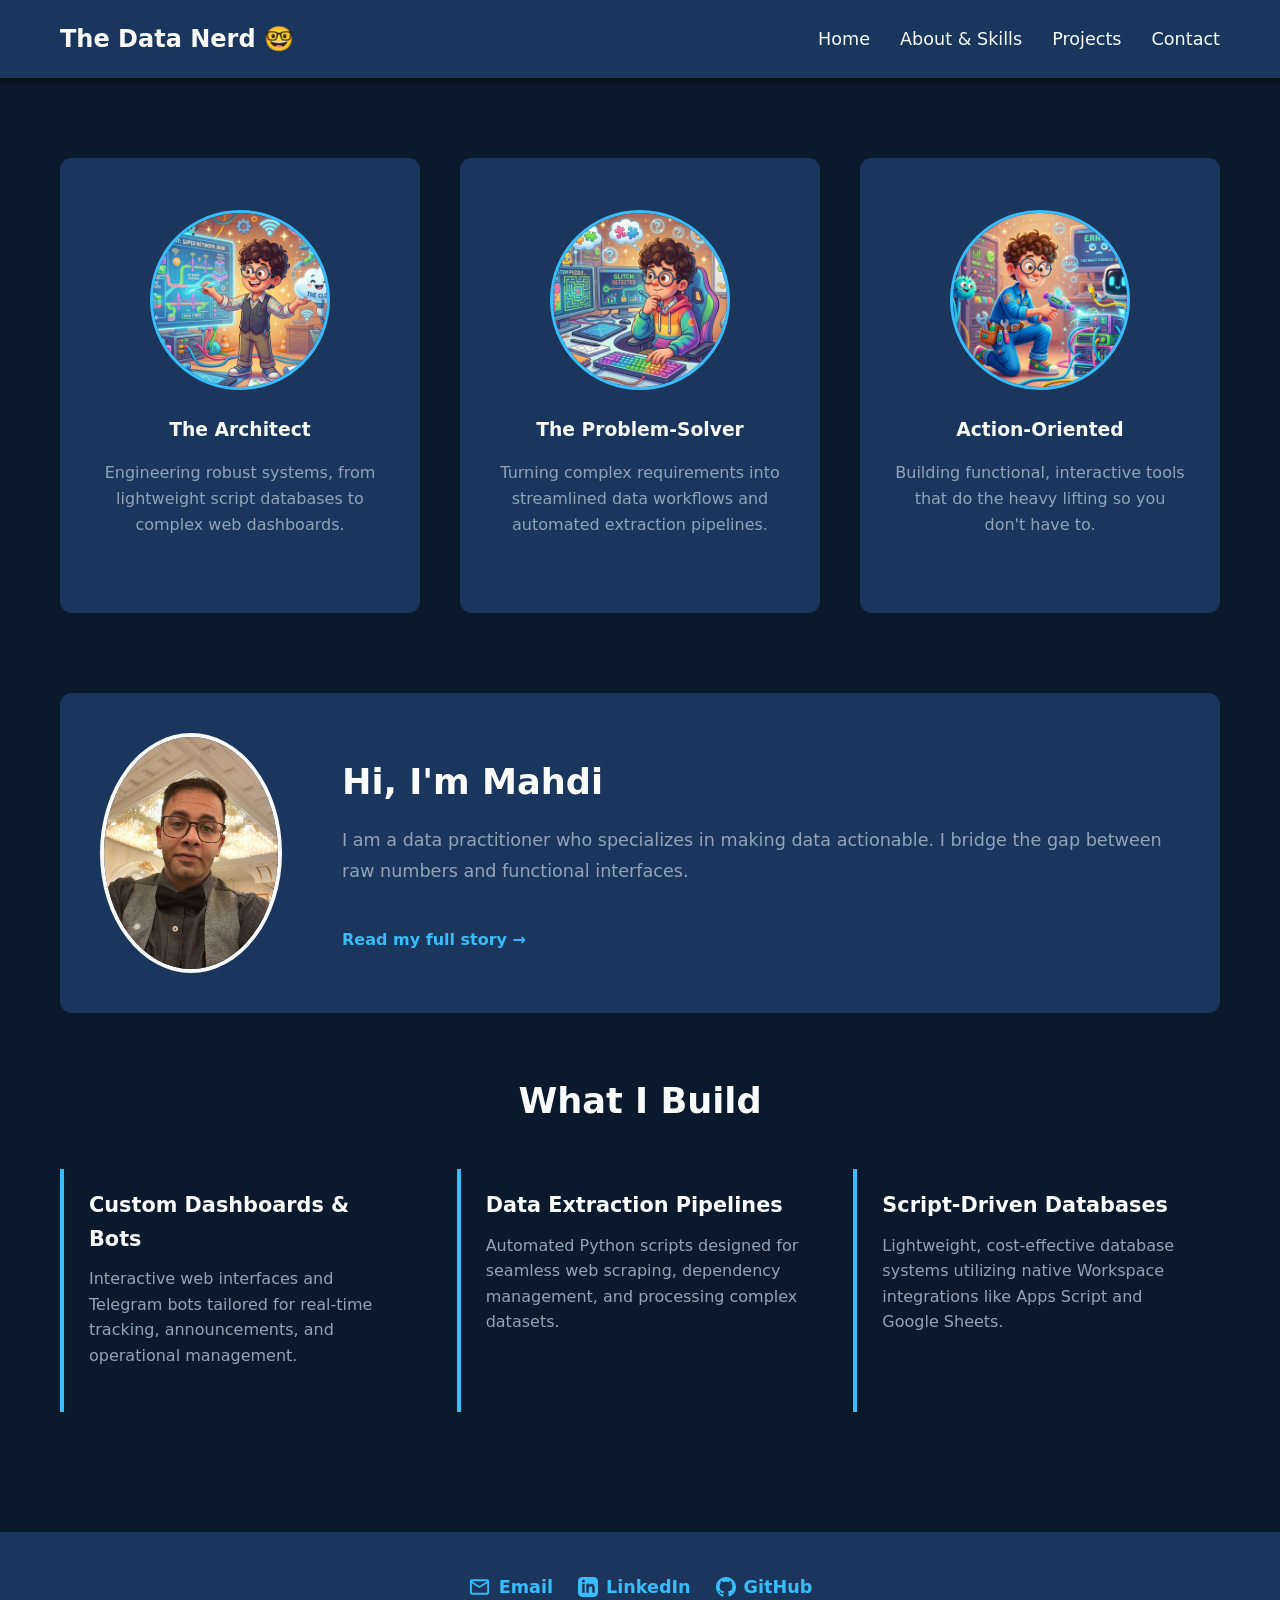
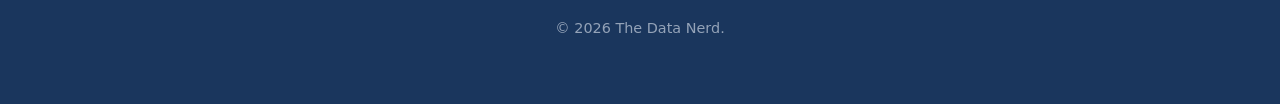
<file: index.html>
<!DOCTYPE html>
<html lang="en">
<head>
    <meta charset="UTF-8">
    <meta name="viewport" content="width=device-width, initial-scale=1.0">
    <title>My Portfolio | Home</title>
    <link rel="stylesheet" href="styles.css">
</head>
<body>

    <header>
        <nav>
            <div class="logo">The Data Nerd 🤓</div>
                <button class="hamburger-btn" aria-label="Toggle menu">
                    <svg xmlns="http://www.w3.org/2000/svg" width="28" height="28" viewBox="0 0 24 24" fill="none" stroke="currentColor" stroke-width="2" stroke-linecap="round" stroke-linejoin="round">
                        <line x1="3" y1="12" x2="21" y2="12"></line>
                        <line x1="3" y1="6" x2="21" y2="6"></line>
                        <line x1="3" y1="18" x2="21" y2="18"></line>
                    </svg>
                </button>
            <ul>
                <li><a href="index.html">Home</a></li>
                <li><a href="about.html">About & Skills</a></li>
                <li><a href="projects.html">Projects</a></li>
                <li><a href="contact.html">Contact</a></li>
            </ul>
        </nav>
    </header>

    <main>
        <!-- The 3 Action Boxes -->
        <section id="hero-boxes">
            <a href="projects.html#architect" class="action-box">
                <img src="media/placeholder-architect.jpg" alt="System Architect Icon" class="box-icon">
                <h3>The Architect</h3>
                <p>Engineering robust systems, from lightweight script databases to complex web dashboards.</p>
            </a>

            <a href="projects.html#problem-solver" class="action-box">
                <img src="media/placeholder-solver.jpg" alt="Problem Solver Icon" class="box-icon">
                <h3>The Problem-Solver</h3>
                <p>Turning complex requirements into streamlined data workflows and automated extraction pipelines.</p>
            </a>

            <a href="projects.html#action" class="action-box">
                <img src="media/placeholder-action.jpg" alt="Action Oriented Icon" class="box-icon">
                <h3>Action-Oriented</h3>
                <p>Building functional, interactive tools that do the heavy lifting so you don't have to.</p>
            </a>
        </section>
        <!-- Mini About Section -->
        <section id="mini-about">
            <div class="mini-about-content">
                <img src="media/my-photo-placeholder.jpg" alt="My Photo" class="profile-pic">
                <div class="mini-about-text">
                    <h2>Hi, I'm Mahdi</h2>
                    <p>I am a data practitioner who specializes in making data actionable. I bridge the gap between raw numbers and functional interfaces.</p>
                    <a href="about.html" class="read-more-btn">Read my full story &rarr;</a>
                </div>
            </div>
        </section>
        <!-- What I Build Section -->
        <section id="offerings">
            <h2>What I Build</h2>
            <div class="offerings-grid">
                <div class="offering-card">
                    <h4>Custom Dashboards & Bots</h4>
                    <p>Interactive web interfaces and Telegram bots tailored for real-time tracking, announcements, and operational management.</p>
                </div>
                <div class="offering-card">
                    <h4>Data Extraction Pipelines</h4>
                    <p>Automated Python scripts designed for seamless web scraping, dependency management, and processing complex datasets.</p>
                </div>
                <div class="offering-card">
                    <h4>Script-Driven Databases</h4>
                    <p>Lightweight, cost-effective database systems utilizing native Workspace integrations like Apps Script and Google Sheets.</p>
                </div>
            </div>
        </section>
    </main>
    <footer>
        <div class="footer-links">
            <a href="mailto:mahdimostafaei33@gmail.com" target="_blank" class="social-link">
                <svg xmlns="http://www.w3.org/2000/svg" width="23" height="30" viewBox="0 0 24 24" fill="currentColor">
                    <path d="M22 6c0-1.1-.9-2-2-2H4c-1.1 0-2 .9-2 2v12c0 1.1.9 2 2 2h16c1.1 0 2-.9 2-2V6zm-2 0l-8 4.99-8-4.99h16zm0 12H4V8l8 5 8-5v10z"/>
                </svg>
                Email
            </a>
            <a href="https://www.linkedin.com/in/mahdi-mostafaei/" target="_blank" class="social-link">
                <svg xmlns="http://www.w3.org/2000/svg" width="20" height="20" viewBox="0 0 24 24" fill="currentColor">
                    <path d="M19 0h-14c-2.761 0-5 2.239-5 5v14c0 2.761 2.239 5 5 5h14c2.762 0 5-2.239 5-5v-14c0-2.761-2.238-5-5-5zm-11 19h-3v-11h3v11zm-1.5-12.268c-.966 0-1.75-.79-1.75-1.764s.784-1.764 1.75-1.764 1.75.79 1.75 1.764-.783 1.764-1.75 1.764zm13.5 12.268h-3v-5.604c0-3.368-4-3.113-4 0v5.604h-3v-11h3v1.765c1.396-2.586 7-2.777 7 2.476v6.759z"/>
                </svg>
                LinkedIn
            </a>
            <a href="https://github.com/mahdimostafaei" target="_blank" class="social-link">
                <svg xmlns="http://www.w3.org/2000/svg" width="20" height="20" viewBox="0 0 24 24" fill="currentColor">
                    <path d="M12 0c-6.626 0-12 5.373-12 12 0 5.302 3.438 9.8 8.207 11.387.599.111.793-.261.793-.577v-2.234c-3.338.726-4.033-1.416-4.033-1.416-.546-1.387-1.333-1.756-1.333-1.756-1.089-.745.083-.729.083-.729 1.205.084 1.839 1.237 1.839 1.237 1.07 1.834 2.807 1.304 3.492.997.107-.775.418-1.305.762-1.604-2.665-.305-5.467-1.334-5.467-5.931 0-1.311.469-2.381 1.236-3.221-.124-.303-.535-1.524.117-3.176 0 0 1.008-.322 3.301 1.23.957-.266 1.983-.399 3.003-.404 1.02.005 2.047.138 3.006.404 2.291-1.552 3.297-1.23 3.297-1.23.653 1.653.242 2.874.118 3.176.77.84 1.235 1.911 1.235 3.221 0 4.609-2.807 5.624-5.479 5.921.43.372.823 1.102.823 2.222v3.293c0 .319.192.694.801.576 4.765-1.589 8.199-6.086 8.199-11.386 0-6.627-5.373-12-12-12z"/>
                </svg>
                GitHub
            </a>
        </div>
        <p>&copy; 2026 The Data Nerd.</p>
    </footer>
    <script>
        document.querySelector('.hamburger-btn').addEventListener('click', function() {
            document.querySelector('nav ul').classList.toggle('show');
        });
    </script>
</body>
</html>
</file>
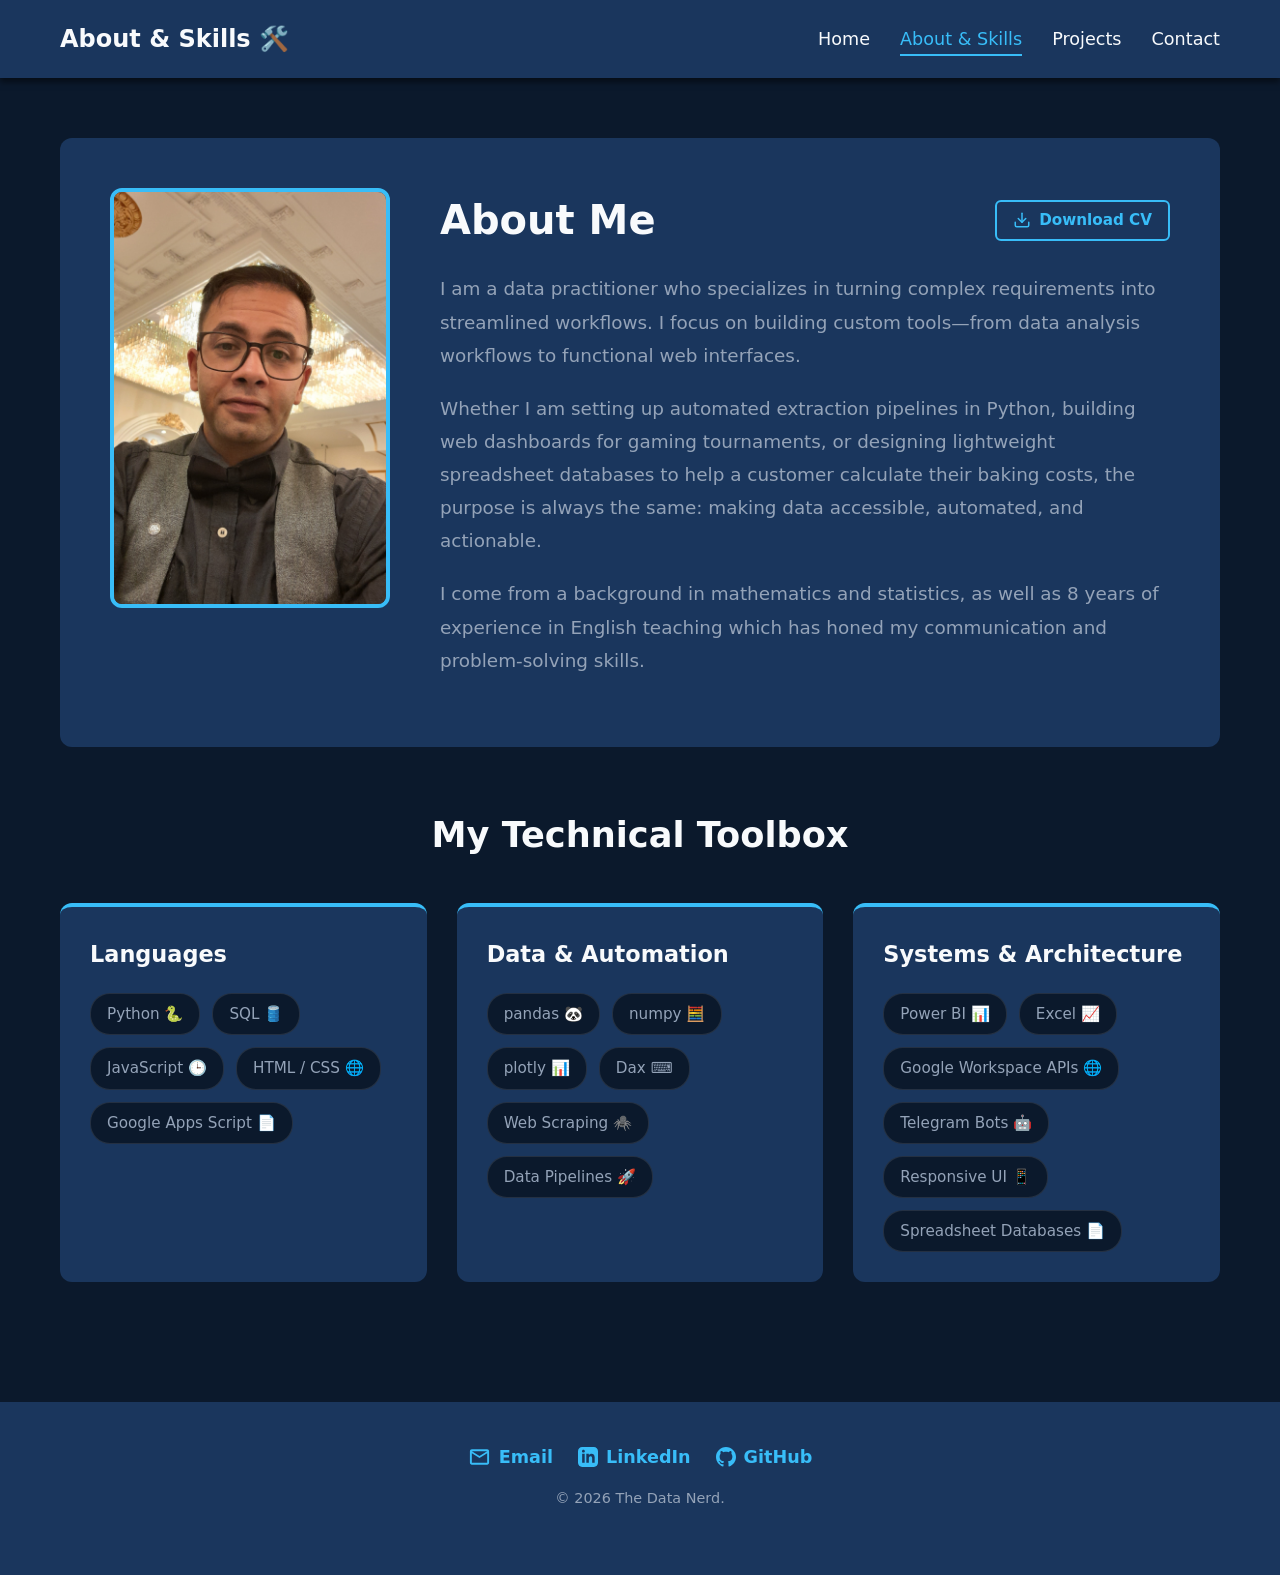
<file: about.html>
<!DOCTYPE html>
<html lang="en">
<head>
    <meta charset="UTF-8">
    <meta name="viewport" content="width=device-width, initial-scale=1.0">
    <title>My Portfolio | About</title>
    <link rel="stylesheet" href="styles.css">
</head>
<body>

    <header>
        <nav>
            <div class="logo">About & Skills 🛠️</div>
                <button class="hamburger-btn" aria-label="Toggle menu">
                    <svg xmlns="http://www.w3.org/2000/svg" width="28" height="28" viewBox="0 0 24 24" fill="none" stroke="currentColor" stroke-width="2" stroke-linecap="round" stroke-linejoin="round">
                        <line x1="3" y1="12" x2="21" y2="12"></line>
                        <line x1="3" y1="6" x2="21" y2="6"></line>
                        <line x1="3" y1="18" x2="21" y2="18"></line>
                    </svg>
                </button>
            <ul>
                <li><a href="index.html">Home</a></li>
                <li><a href="about.html" class="active">About & Skills</a></li> 
                <li><a href="projects.html">Projects</a></li>
                <li><a href="contact.html">Contact</a></li>
            </ul>
        </nav>
    </header>

    <main>
        <!-- Extended Bio Section -->
        <section id="about-hero">
            <div class="about-container">
                <!-- Ensure you have a photo in your media folder for this! -->
                <img src="media/my-photo-placeholder.jpg" alt="My Photo" class="about-profile-pic">
                <div class="about-text">
                    <div class="about-header-row">
                        <h1>About Me</h1>
                        <a href="resume.pdf" target="_blank" class="title-resume-btn">
                            <svg xmlns="http://www.w3.org/2000/svg" width="18" height="18" viewBox="0 0 24 24" fill="none" stroke="currentColor" stroke-width="2" stroke-linecap="round" stroke-linejoin="round">
                                <path d="M21 15v4a2 2 0 0 1-2 2H5a2 2 0 0 1-2-2v-4"></path>
                                <polyline points="7 10 12 15 17 10"></polyline>
                                <line x1="12" y1="15" x2="12" y2="3"></line>
                            </svg>
                            Download CV
                        </a>
                    </div>
                    <p>I am a data practitioner who specializes in turning complex requirements into streamlined workflows. I focus on building custom tools—from data analysis workflows to functional web interfaces.</p>
                    <p>Whether I am setting up automated extraction pipelines in Python, building web dashboards for gaming tournaments, or designing lightweight spreadsheet databases to help a customer calculate their baking costs, the purpose is always the same: making data accessible, automated, and actionable.</p>
                    <p>I come from a background in mathematics and statistics, as well as 8 years of experience in English teaching which has honed my communication and problem-solving skills.</p>
                </div>
            </div>
        </section>

        <!-- Visual Skills Grid -->
        <section id="skills">
            <h2>My Technical Toolbox</h2>
            <div class="skills-grid">
                
                <div class="skill-category">
                    <h3>Languages</h3>
                    <div class="skill-tags">
                        <span>Python 🐍</span>
                        <span>SQL 🛢️</span>
                        <span>JavaScript 🕒</span>
                        <span>HTML / CSS 🌐</span>
                        <span>Google Apps Script 📄</span>
                    </div>
                </div>

                <div class="skill-category">
                    <h3>Data & Automation</h3>
                    <div class="skill-tags">
                        <span>pandas 🐼</span>
                        <span>numpy 🧮</span>
                        <span>plotly 📊</span>
                        <span>Dax ⌨️</span>
                        <span>Web Scraping 🕷️</span>
                        <span>Data Pipelines 🚀</span>
                    </div>
                </div>

                <div class="skill-category">
                    <h3>Systems & Architecture</h3>
                    <div class="skill-tags">
                        <span>Power BI 📊</span>
                        <span>Excel 📈</span>
                        <span>Google Workspace APIs 🌐</span>
                        <span>Telegram Bots 🤖</span>
                        <span>Responsive UI 📱</span>
                        <span>Spreadsheet Databases 📄</span>
                    </div>
                </div>

            </div>
        </section>
    </main>

    <footer>
        <div class="footer-links">
            <a href="mailto:mahdimostafaei33@gmail.com" target="_blank" class="social-link">
                <svg xmlns="http://www.w3.org/2000/svg" width="23" height="30" viewBox="0 0 24 24" fill="currentColor">
                    <path d="M22 6c0-1.1-.9-2-2-2H4c-1.1 0-2 .9-2 2v12c0 1.1.9 2 2 2h16c1.1 0 2-.9 2-2V6zm-2 0l-8 4.99-8-4.99h16zm0 12H4V8l8 5 8-5v10z"/>
                </svg>
                Email
            </a>
            <a href="https://www.linkedin.com/in/mahdi-mostafaei/" target="_blank" class="social-link">
                <svg xmlns="http://www.w3.org/2000/svg" width="20" height="20" viewBox="0 0 24 24" fill="currentColor">
                    <path d="M19 0h-14c-2.761 0-5 2.239-5 5v14c0 2.761 2.239 5 5 5h14c2.762 0 5-2.239 5-5v-14c0-2.761-2.238-5-5-5zm-11 19h-3v-11h3v11zm-1.5-12.268c-.966 0-1.75-.79-1.75-1.764s.784-1.764 1.75-1.764 1.75.79 1.75 1.764-.783 1.764-1.75 1.764zm13.5 12.268h-3v-5.604c0-3.368-4-3.113-4 0v5.604h-3v-11h3v1.765c1.396-2.586 7-2.777 7 2.476v6.759z"/>
                </svg>
                LinkedIn
            </a>
            <a href="https://github.com/mahdimostafaei" target="_blank" class="social-link">
                <svg xmlns="http://www.w3.org/2000/svg" width="20" height="20" viewBox="0 0 24 24" fill="currentColor">
                    <path d="M12 0c-6.626 0-12 5.373-12 12 0 5.302 3.438 9.8 8.207 11.387.599.111.793-.261.793-.577v-2.234c-3.338.726-4.033-1.416-4.033-1.416-.546-1.387-1.333-1.756-1.333-1.756-1.089-.745.083-.729.083-.729 1.205.084 1.839 1.237 1.839 1.237 1.07 1.834 2.807 1.304 3.492.997.107-.775.418-1.305.762-1.604-2.665-.305-5.467-1.334-5.467-5.931 0-1.311.469-2.381 1.236-3.221-.124-.303-.535-1.524.117-3.176 0 0 1.008-.322 3.301 1.23.957-.266 1.983-.399 3.003-.404 1.02.005 2.047.138 3.006.404 2.291-1.552 3.297-1.23 3.297-1.23.653 1.653.242 2.874.118 3.176.77.84 1.235 1.911 1.235 3.221 0 4.609-2.807 5.624-5.479 5.921.43.372.823 1.102.823 2.222v3.293c0 .319.192.694.801.576 4.765-1.589 8.199-6.086 8.199-11.386 0-6.627-5.373-12-12-12z"/>
                </svg>
                GitHub
            </a>
        </div>
        <p>&copy; 2026 The Data Nerd.</p>
    </footer>
    <script>
        document.querySelector('.hamburger-btn').addEventListener('click', function() {
            document.querySelector('nav ul').classList.toggle('show');
        });
    </script>
</body>
</html>
</file>
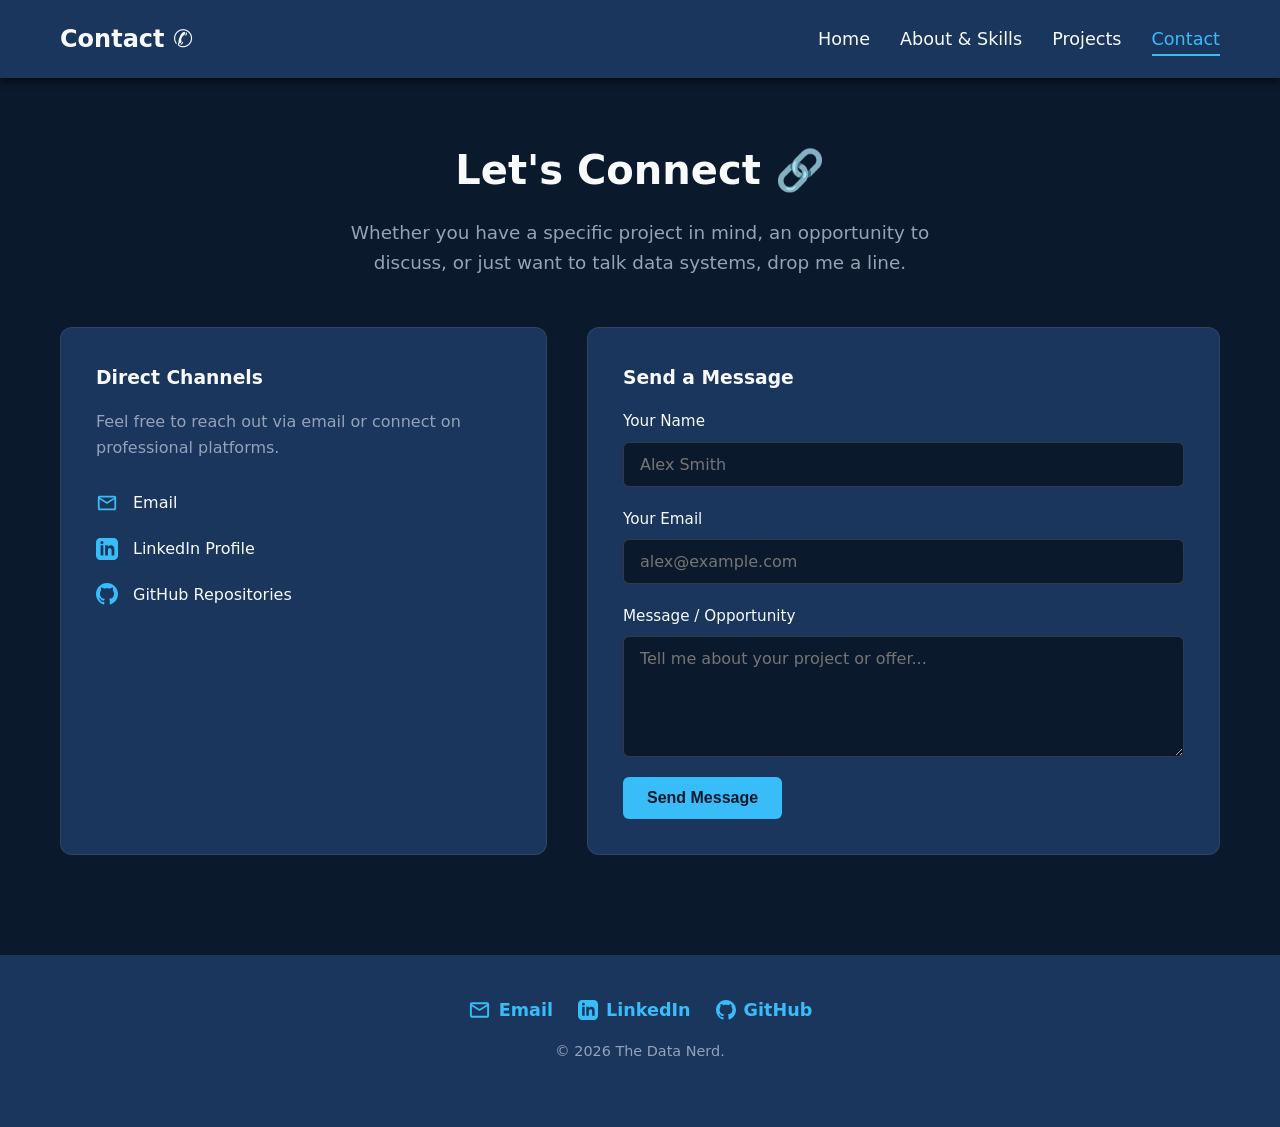
<file: contact.html>
<!DOCTYPE html>
<html lang="en">
<head>
    <meta charset="UTF-8">
    <meta name="viewport" content="width=device-width, initial-scale=1.0">
    <title>My Portfolio | Contact</title>
    <link rel="stylesheet" href="styles.css">
</head>
<body>

    <header>
        <nav>
            <div class="logo">Contact ✆</div>
                <button class="hamburger-btn" aria-label="Toggle menu">
                    <svg xmlns="http://www.w3.org/2000/svg" width="28" height="28" viewBox="0 0 24 24" fill="none" stroke="currentColor" stroke-width="2" stroke-linecap="round" stroke-linejoin="round">
                        <line x1="3" y1="12" x2="21" y2="12"></line>
                        <line x1="3" y1="6" x2="21" y2="6"></line>
                        <line x1="3" y1="18" x2="21" y2="18"></line>
                    </svg>
                </button>
            <ul>
                <li><a href="index.html">Home</a></li>
                <li><a href="about.html">About & Skills</a></li>
                <li><a href="projects.html">Projects</a></li>
                <li><a href="contact.html" class="active">Contact</a></li>
            </ul>
        </nav>
    </header>

    <main>
        <section id="contact-header">
            <h1>Let's Connect 🔗</h1>
            <p>Whether you have a specific project in mind, an opportunity to discuss, or just want to talk data systems, drop me a line.</p>
        </section>

        <div class="contact-container">
            <!-- Left Column: Direct Info -->
            <div class="contact-info">
                <h3>Direct Channels</h3>
                <p>Feel free to reach out via email or connect on professional platforms.</p>
                
                <div class="contact-methods">
                    <a href="mailto:mahdimostafaei33@gmail.com" class="contact-item">
                        <svg xmlns="http://www.w3.org/2000/svg" width="22" height="22" viewBox="0 0 24 24" fill="currentColor">
                            <path d="M22 6c0-1.1-.9-2-2-2H4c-1.1 0-2 .9-2 2v12c0 1.1.9 2 2 2h16c1.1 0 2-.9 2-2V6zm-2 0l-8 4.99-8-4.99h16zm0 12H4V8l8 5 8-5v10z"/>
                        </svg>
                        <span>Email</span>
                    </a>

                    <a href="https://www.linkedin.com/in/mahdi-mostafaei/" target="_blank" class="contact-item">
                        <svg xmlns="http://www.w3.org/2000/svg" width="22" height="22" viewBox="0 0 24 24" fill="currentColor">
                            <path d="M19 0h-14c-2.761 0-5 2.239-5 5v14c0 2.761 2.239 5 5 5h14c2.762 0 5-2.239 5-5v-14c0-2.761-2.238-5-5-5zm-11 19h-3v-11h3v11zm-1.5-12.268c-.966 0-1.75-.79-1.75-1.764s.784-1.764 1.75-1.764 1.75.79 1.75 1.764-.783 1.764-1.75 1.764zm13.5 12.268h-3v-5.604c0-3.368-4-3.113-4 0v5.604h-3v-11h3v1.765c1.396-2.586 7-2.777 7 2.476v6.759z"/>
                        </svg>
                        <span>LinkedIn Profile</span>
                    </a>

                    <a href="https://github.com/mahdimostafaei" target="_blank" class="contact-item">
                        <svg xmlns="http://www.w3.org/2000/svg" width="22" height="22" viewBox="0 0 24 24" fill="currentColor">
                            <path d="M12 0c-6.626 0-12 5.373-12 12 0 5.302 3.438 9.8 8.207 11.387.599.111.793-.261.793-.577v-2.234c-3.338.726-4.033-1.416-4.033-1.416-.546-1.387-1.333-1.756-1.333-1.756-1.089-.745.083-.729.083-.729 1.205.084 1.839 1.237 1.839 1.237 1.07 1.834 2.807 1.304 3.492.997.107-.775.418-1.305.762-1.604-2.665-.305-5.467-1.334-5.467-5.931 0-1.311.469-2.381 1.236-3.221-.124-.303-.535-1.524.117-3.176 0 0 1.008-.322 3.301 1.23.957-.266 1.983-.399 3.003-.404 1.02.005 2.047.138 3.006.404 2.291-1.552 3.297-1.23 3.297-1.23.653 1.653.242 2.874.118 3.176.77.84 1.235 1.911 1.235 3.221 0 4.609-2.807 5.624-5.479 5.921.43.372.823 1.102.823 2.222v3.293c0 .319.192.694.801.576 4.765-1.589 8.199-6.086 8.199-11.386 0-6.627-5.373-12-12-12z"/>
                        </svg>
                        <span>GitHub Repositories</span>
                    </a>
                </div>
            </div>

            <!-- Right Column: Interactive Form -->
            <div class="contact-form-box">
                <h3>Send a Message</h3>
                <form id="contactForm" class="contact-form">
                    <div class="form-group">
                        <label for="name">Your Name</label>
                        <input type="text" id="name" name="name" placeholder="Alex Smith" required>
                    </div>

                    <div class="form-group">
                        <label for="email">Your Email</label>
                        <input type="email" id="email" name="email" placeholder="alex@example.com" required>
                    </div>

                    <div class="form-group">
                        <label for="message">Message / Opportunity</label>
                        <textarea id="message" name="message" rows="5" placeholder="Tell me about your project or offer..." required></textarea>
                    </div>

                    <button type="submit" class="submit-btn">Send Message</button>
                </form>
            </div>
        </div>
    </main>

    <footer>
        <div class="footer-links">
            <a href="mailto:mahdimostafaei33@gmail.com" target="_blank" class="social-link">
                <svg xmlns="http://www.w3.org/2000/svg" width="23" height="30" viewBox="0 0 24 24" fill="currentColor">
                    <path d="M22 6c0-1.1-.9-2-2-2H4c-1.1 0-2 .9-2 2v12c0 1.1.9 2 2 2h16c1.1 0 2-.9 2-2V6zm-2 0l-8 4.99-8-4.99h16zm0 12H4V8l8 5 8-5v10z"/>
                </svg>
                Email
            </a>
            <a href="https://www.linkedin.com/in/mahdi-mostafaei/" target="_blank" class="social-link">
                <svg xmlns="http://www.w3.org/2000/svg" width="20" height="20" viewBox="0 0 24 24" fill="currentColor">
                    <path d="M19 0h-14c-2.761 0-5 2.239-5 5v14c0 2.761 2.239 5 5 5h14c2.762 0 5-2.239 5-5v-14c0-2.761-2.238-5-5-5zm-11 19h-3v-11h3v11zm-1.5-12.268c-.966 0-1.75-.79-1.75-1.764s.784-1.764 1.75-1.764 1.75.79 1.75 1.764-.783 1.764-1.75 1.764zm13.5 12.268h-3v-5.604c0-3.368-4-3.113-4 0v5.604h-3v-11h3v1.765c1.396-2.586 7-2.777 7 2.476v6.759z"/>
                </svg>
                LinkedIn
            </a>
            <a href="https://github.com/mahdimostafaei" target="_blank" class="social-link">
                <svg xmlns="http://www.w3.org/2000/svg" width="20" height="20" viewBox="0 0 24 24" fill="currentColor">
                    <path d="M12 0c-6.626 0-12 5.373-12 12 0 5.302 3.438 9.8 8.207 11.387.599.111.793-.261.793-.577v-2.234c-3.338.726-4.033-1.416-4.033-1.416-.546-1.387-1.333-1.756-1.333-1.756-1.089-.745.083-.729.083-.729 1.205.084 1.839 1.237 1.839 1.237 1.07 1.834 2.807 1.304 3.492.997.107-.775.418-1.305.762-1.604-2.665-.305-5.467-1.334-5.467-5.931 0-1.311.469-2.381 1.236-3.221-.124-.303-.535-1.524.117-3.176 0 0 1.008-.322 3.301 1.23.957-.266 1.983-.399 3.003-.404 1.02.005 2.047.138 3.006.404 2.291-1.552 3.297-1.23 3.297-1.23.653 1.653.242 2.874.118 3.176.77.84 1.235 1.911 1.235 3.221 0 4.609-2.807 5.624-5.479 5.921.43.372.823 1.102.823 2.222v3.293c0 .319.192.694.801.576 4.765-1.589 8.199-6.086 8.199-11.386 0-6.627-5.373-12-12-12z"/>
                </svg>
                GitHub
            </a>
        </div>
        <p>&copy; 2026 The Data Nerd.</p>
    </footer>
    <!-- Script to handle form submission -->
    <script>
        document.getElementById('contactForm').addEventListener('submit', function(e) {
            e.preventDefault(); // Stops the page from refreshing

            const btn = document.querySelector('.submit-btn');
            btn.textContent = 'Sending...'; // Visual feedback

            // Gather the data from the inputs
            const formData = {
                name: document.getElementById('name').value,
                email: document.getElementById('email').value,
                message: document.getElementById('message').value
            };

            // Send the data to your Google Apps Script URL
            const scriptURL = 'https://script.google.com/macros/s/AKfycbzOYTZD2X7Y9G11v0GtwmQSWShC0o53u53wJ6rYXQu8ueZHtJIVG8RAcQs4TxOSEH9C/exec';

            fetch(scriptURL, {
                method: 'POST',
                // This 'no-cors' mode is often required to bypass browser security blocks when sending to Google Scripts
                mode: 'no-cors', 
                headers: {
                    'Content-Type': 'application/json',
                },
                body: JSON.stringify(formData)
            })
            .then(() => {
                // Because of 'no-cors', we can't read the exact JSON response, but a resolved promise means it was sent
                btn.textContent = 'Message Sent!';
                btn.style.backgroundColor = '#10B981'; // Turns the button green
                document.getElementById('contactForm').reset(); // Clears the form
                
                // Reset button after 3 seconds
                setTimeout(() => {
                    btn.textContent = 'Send Message';
                    btn.style.backgroundColor = ''; 
                }, 3000);
            })
            .catch(error => {
                btn.textContent = 'Error. Try Again.';
                btn.style.backgroundColor = '#EF4444'; // Turns the button red
                console.error('Error!', error.message);
            });
        });
    </script>
    <script>
        document.querySelector('.hamburger-btn').addEventListener('click', function() {
            document.querySelector('nav ul').classList.toggle('show');
        });
    </script>
</body>
</html>
</file>
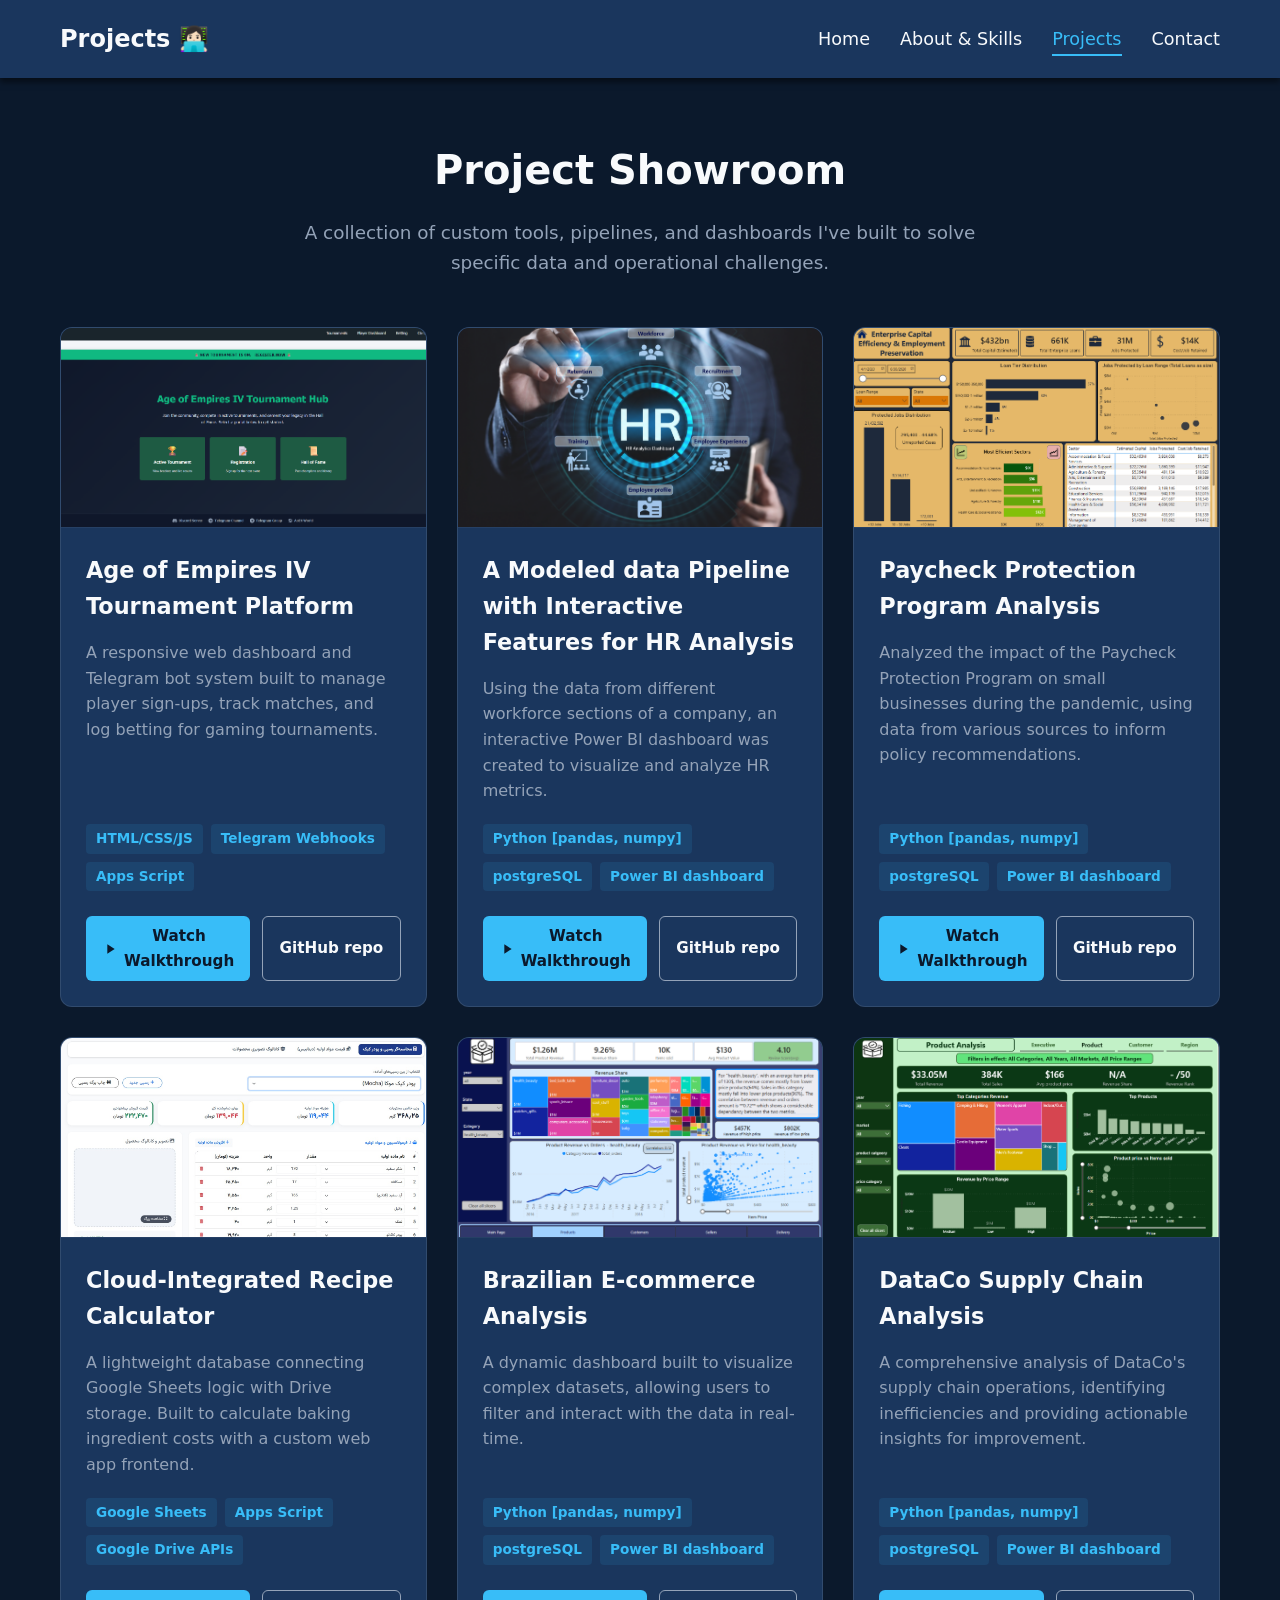
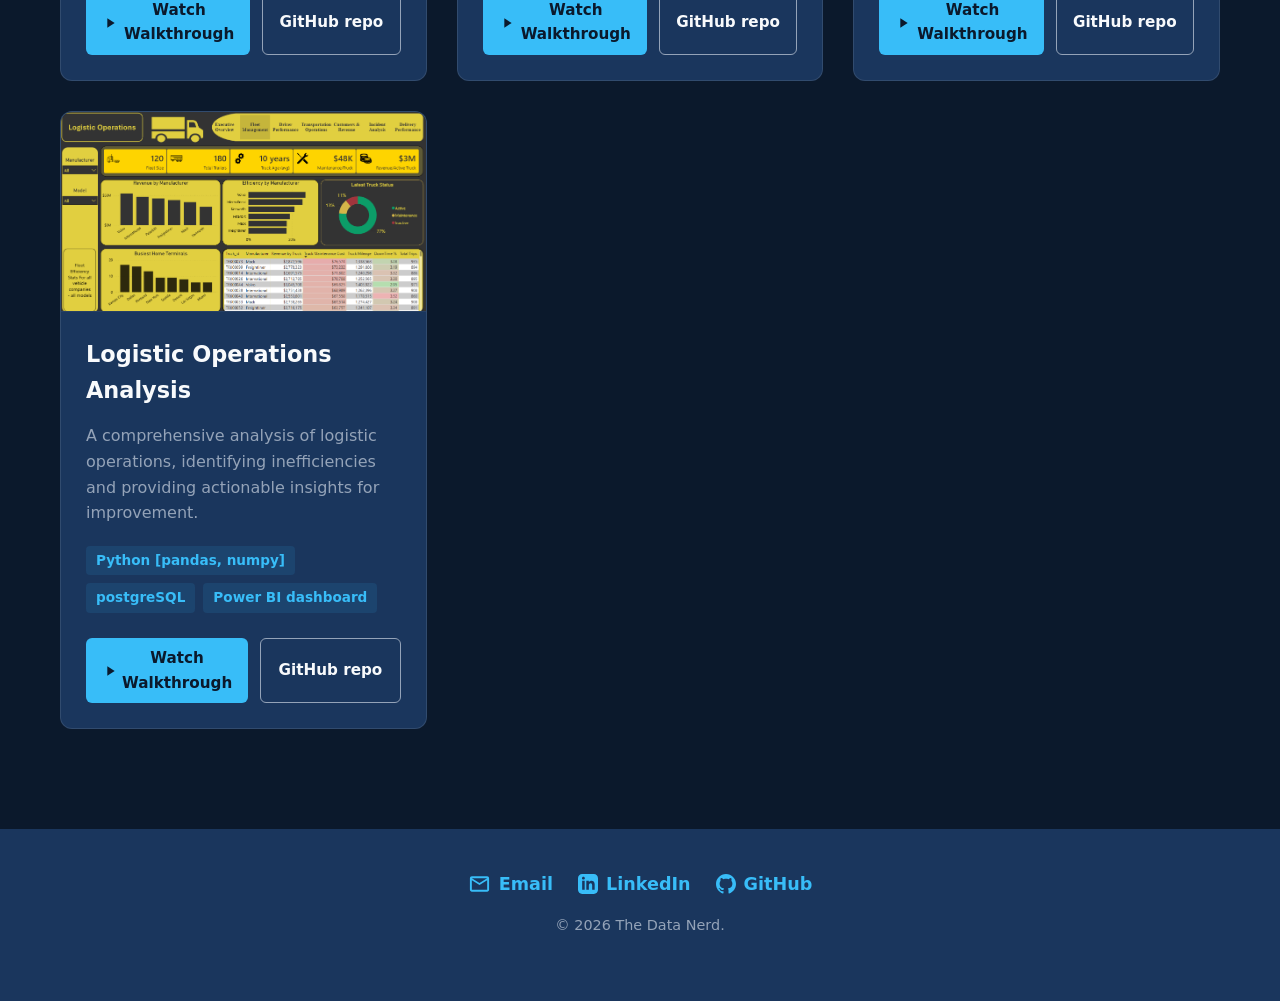
<file: projects.html>
<!DOCTYPE html>
<html lang="en">
<head>
    <meta charset="UTF-8">
    <meta name="viewport" content="width=device-width, initial-scale=1.0">
    <title>My Portfolio | Projects</title>
    <link rel="stylesheet" href="styles.css">
</head>
<body>

    <header>
        <nav>
            <div class="logo">Projects 👩🏻‍💻</div>
                <button class="hamburger-btn" aria-label="Toggle menu">
                    <svg xmlns="http://www.w3.org/2000/svg" width="28" height="28" viewBox="0 0 24 24" fill="none" stroke="currentColor" stroke-width="2" stroke-linecap="round" stroke-linejoin="round">
                        <line x1="3" y1="12" x2="21" y2="12"></line>
                        <line x1="3" y1="6" x2="21" y2="6"></line>
                        <line x1="3" y1="18" x2="21" y2="18"></line>
                    </svg>
                </button>
            <ul>
                <li><a href="index.html">Home</a></li>
                <li><a href="about.html">About & Skills</a></li>
                <li><a href="projects.html" class="active">Projects</a></li>
                <li><a href="contact.html">Contact</a></li>
            </ul>
        </nav>
    </header>

    <main>
        <section id="portfolio-header">
            <h1>Project Showroom</h1>
            <p>A collection of custom tools, pipelines, and dashboards I've built to solve specific data and operational challenges.</p>
        </section>

        <section id="portfolio-grid">
            <div class="project-list">
                
                <!-- Project 1: AoE IV Dashboard -->
                <article class="project-card">
                    <img src="media/placeholder-aoe.png" alt="Tournament Dashboard Interface" class="project-image">
                    <div class="project-content">
                        <h3>Age of Empires IV Tournament Platform</h3>
                        <p>A responsive web dashboard and Telegram bot system built to manage player sign-ups, track matches, and log betting for gaming tournaments.</p>
                        
                        <div class="project-tech">
                            <span>HTML/CSS/JS</span>
                            <span>Telegram Webhooks</span>
                            <span>Apps Script</span>
                        </div>
                        
                        <div class="project-links">
                            <a href="#" target="_blank" class="btn-primary video-modal-trigger" data-youtube-id="PLACEHOLDER_ID">
                                <span>
                                    <svg xmlns="http://www.w3.org/2000/svg" width="16" height="16" viewBox="0 0 24 24" fill="currentColor" style="margin-right: 6px; vertical-align: text-bottom;">
                                        <path d="M8 5v14l11-7z"/>
                                    </svg>
                                </span>
                                Watch Walkthrough
                            </a>
                            <a href="https://github.com/mahdimostafaei/Age-of-Empires-IV-tournament-webapp" class="btn-secondary">GitHub repo</a>
                        </div>
                    </div>
                </article>

                <!-- Project 2: HR analysis -->
                <article class="project-card">
                    <img src="media/placeholder-pipeline.png" alt="Python Code Terminal" class="project-image">
                    <div class="project-content">
                        <h3>A Modeled data Pipeline with Interactive Features for HR Analysis</h3>
                        <p>Using the data from different workforce sections of a company, an interactive Power BI dashboard was created to visualize and analyze HR metrics.</p>
                        
                        <div class="project-tech">
                            <span>Python [pandas, numpy]</span>
                            <span>postgreSQL</span>
                            <span>Power BI dashboard</span>
                        </div>
                        
                        <div class="project-links">
                            <a href="#" target="_blank" class="btn-primary video-modal-trigger" data-youtube-id="PLACEHOLDER_ID">
                                <span>
                                    <svg xmlns="http://www.w3.org/2000/svg" width="16" height="16" viewBox="0 0 24 24" fill="currentColor" style="margin-right: 6px; vertical-align: text-bottom;">
                                        <path d="M8 5v14l11-7z"/>
                                    </svg>
                                </span>
                                Watch Walkthrough
                            </a>
                            <a href="https://github.com/mahdimostafaei/HR-Analysis" target="_blank" class="btn-secondary">GitHub repo</a>
                        </div>
                    </div>
                </article>

                <!-- Project 3: Paycheck Protection Program Analysis -->
                <article class="project-card">
                    <img src="media/placeholder-ppp-preview.png" alt="Paycheck Protection Program Analysis" class="project-image">
                    <div class="project-content">
                        <h3>Paycheck Protection Program Analysis</h3>
                        <p>Analyzed the impact of the Paycheck Protection Program on small businesses during the pandemic, using data from various sources to inform policy recommendations.</p>
                        
                        <div class="project-tech">
                            <span>Python [pandas, numpy]</span>
                            <span>postgreSQL</span>
                            <span>Power BI dashboard</span>
                        </div>
                        <div class="project-links">
                            <a href="#" target="_blank" class="btn-primary video-modal-trigger" data-youtube-id="PLACEHOLDER_ID">
                                <span>
                                    <svg xmlns="http://www.w3.org/2000/svg" width="16" height="16" viewBox="0 0 24 24" fill="currentColor" style="margin-right: 6px; vertical-align: text-bottom;">
                                        <path d="M8 5v14l11-7z"/>
                                    </svg>
                                </span>
                                Watch Walkthrough
                            </a>
                            <a href="https://github.com/mahdimostafaei/Paycheck-Protection-Program-PPP-" target="_blank" class="btn-secondary">GitHub repo</a>
                        </div>    
                    </div>
                </article>

                <!-- Project 4: Cake Calculator -->
                <article class="project-card">
                    <img src="media/placeholder-calculator.jpg" alt="Spreadsheet Database Tool" class="project-image">
                    <div class="project-content">
                        <h3>Cloud-Integrated Recipe Calculator</h3>
                        <p>A lightweight database connecting Google Sheets logic with Drive storage. Built to calculate baking ingredient costs with a custom web app frontend.</p>
                        
                        <div class="project-tech">
                            <span>Google Sheets</span>
                            <span>Apps Script</span>
                            <span>Google Drive APIs</span>
                        </div>
                        
                        <div class="project-links">
                            <a href="#" target="_blank" class="btn-primary video-modal-trigger" data-youtube-id="PLACEHOLDER_ID">
                                <span>
                                    <svg xmlns="http://www.w3.org/2000/svg" width="16" height="16" viewBox="0 0 24 24" fill="currentColor" style="margin-right: 6px; vertical-align: text-bottom;">
                                        <path d="M8 5v14l11-7z"/>
                                    </svg>
                                </span>
                                Watch Walkthrough
                            </a>
                            <a href="#" class="btn-secondary">GitHub repo</a>
                        </div>
                    </div>
                </article>

                <!-- Project 5: Brazilian E-commerce Analysis -->
                <article class="project-card">
                    <img src="media/placeholder-BEC-dashboard.png" alt="Dashboard Interface" class="project-image">
                    <div class="project-content">
                        <h3>Brazilian E-commerce Analysis</h3>
                        <p>A dynamic dashboard built to visualize complex datasets, allowing users to filter and interact with the data in real-time.</p>
                        
                        <div class="project-tech">
                            <span>Python [pandas, numpy]</span>
                            <span>postgreSQL</span>
                            <span>Power BI dashboard</span>
                        </div>
                        
                        <div class="project-links">
                            <a href="#" target="_blank" class="btn-primary video-modal-trigger" data-youtube-id="PLACEHOLDER_ID">
                                <span>
                                    <svg xmlns="http://www.w3.org/2000/svg" width="16" height="16" viewBox="0 0 24 24" fill="currentColor" style="margin-right: 6px; vertical-align: text-bottom;">
                                        <path d="M8 5v14l11-7z"/>
                                    </svg>
                                </span>
                                Watch Walkthrough
                            </a>
                            <a href="https://github.com/mahdimostafaei/brazilian-ecommerce-analysis" target="_blank" class="btn-secondary">GitHub repo</a>
                        </div>
                    </div>
                </article>

                <!-- Project 6: DataCo Supply Chain -->
                <article class="project-card">
                    <img src="media/placeholder-DataCo-preview.png" alt="DataCo Supply Chain Analysis Screenshot" class="project-image">
                    <div class="project-content">
                        <h3>DataCo Supply Chain Analysis</h3>
                        <p>A comprehensive analysis of DataCo's supply chain operations, identifying inefficiencies and providing actionable insights for improvement.</p>
                        
                        <div class="project-tech">
                            <span>Python [pandas, numpy]</span>
                            <span>postgreSQL</span>
                            <span>Power BI dashboard</span>
                        </div>
                        
                        <div class="project-links">
                            <a href="#" target="_blank" class="btn-primary video-modal-trigger" data-youtube-id="PLACEHOLDER_ID">
                                <span>
                                <span>
                                    <svg xmlns="http://www.w3.org/2000/svg" width="16" height="16" viewBox="0 0 24 24" fill="currentColor" style="margin-right: 6px; vertical-align: text-bottom;">
                                        <path d="M8 5v14l11-7z"/>
                                    </svg>
                                </span>
                                </span>
                                Watch Walkthrough
                            </a>
                            <a href="https://github.com/mahdimostafaei/DataCo-Supply-Chain-Analysis" target="_blank" class="btn-secondary">GitHub repo</a>
                        </div>
                    </div>
                </article>

                <!-- Project 7: Logistic Operations Analysis -->
                <article class="project-card">
                    <img src="media/placeholder-logistic-operations-preview.png" alt="Logistic Operations Analysis Screenshot" class="project-image">
                    <div class="project-content">
                        <h3>Logistic Operations Analysis</h3>
                        <p>A comprehensive analysis of logistic operations, identifying inefficiencies and providing actionable insights for improvement.</p>
                        
                        <div class="project-tech">
                            <span>Python [pandas, numpy]</span>
                            <span>postgreSQL</span>
                            <span>Power BI dashboard</span>
                        </div>
                        
                        <div class="project-links">
                            <a href="#" target="_blank" class="btn-primary video-modal-trigger" data-youtube-id="PLACEHOLDER_ID">
                                <span>
                                    <svg xmlns="http://www.w3.org/2000/svg" width="16" height="16" viewBox="0 0 24 24" fill="currentColor" style="margin-right: 4px; vertical-align: text-bottom;">
                                        <path d="M8 5v14l11-7z"/>
                                    </svg>
                                </span>
                                Watch Walkthrough
                            </a>
                            <a href="https://github.com/mahdimostafaei/Logistic-Operations" target="_blank" class="btn-secondary">GitHub repo</a>
                        </div>
                    </div>
                </article>
            </div>
        </section>
    </main>

    <footer>
        <div class="footer-links">
            <a href="mailto:mahdimostafaei33@gmail.com" target="_blank" class="social-link">
                <svg xmlns="http://www.w3.org/2000/svg" width="23" height="30" viewBox="0 0 24 24" fill="currentColor">
                    <path d="M22 6c0-1.1-.9-2-2-2H4c-1.1 0-2 .9-2 2v12c0 1.1.9 2 2 2h16c1.1 0 2-.9 2-2V6zm-2 0l-8 4.99-8-4.99h16zm0 12H4V8l8 5 8-5v10z"/>
                </svg>
                Email
            </a>
            <a href="https://www.linkedin.com/in/mahdi-mostafaei/" target="_blank" class="social-link">
                <svg xmlns="http://www.w3.org/2000/svg" width="20" height="20" viewBox="0 0 24 24" fill="currentColor">
                    <path d="M19 0h-14c-2.761 0-5 2.239-5 5v14c0 2.761 2.239 5 5 5h14c2.762 0 5-2.239 5-5v-14c0-2.761-2.238-5-5-5zm-11 19h-3v-11h3v11zm-1.5-12.268c-.966 0-1.75-.79-1.75-1.764s.784-1.764 1.75-1.764 1.75.79 1.75 1.764-.783 1.764-1.75 1.764zm13.5 12.268h-3v-5.604c0-3.368-4-3.113-4 0v5.604h-3v-11h3v1.765c1.396-2.586 7-2.777 7 2.476v6.759z"/>
                </svg>
                LinkedIn
            </a>
            <a href="https://github.com/mahdimostafaei" target="_blank" class="social-link">
                <svg xmlns="http://www.w3.org/2000/svg" width="20" height="20" viewBox="0 0 24 24" fill="currentColor">
                    <path d="M12 0c-6.626 0-12 5.373-12 12 0 5.302 3.438 9.8 8.207 11.387.599.111.793-.261.793-.577v-2.234c-3.338.726-4.033-1.416-4.033-1.416-.546-1.387-1.333-1.756-1.333-1.756-1.089-.745.083-.729.083-.729 1.205.084 1.839 1.237 1.839 1.237 1.07 1.834 2.807 1.304 3.492.997.107-.775.418-1.305.762-1.604-2.665-.305-5.467-1.334-5.467-5.931 0-1.311.469-2.381 1.236-3.221-.124-.303-.535-1.524.117-3.176 0 0 1.008-.322 3.301 1.23.957-.266 1.983-.399 3.003-.404 1.02.005 2.047.138 3.006.404 2.291-1.552 3.297-1.23 3.297-1.23.653 1.653.242 2.874.118 3.176.77.84 1.235 1.911 1.235 3.221 0 4.609-2.807 5.624-5.479 5.921.43.372.823 1.102.823 2.222v3.293c0 .319.192.694.801.576 4.765-1.589 8.199-6.086 8.199-11.386 0-6.627-5.373-12-12-12z"/>
                </svg>
                GitHub
            </a>
        </div>
        <p>&copy; 2026 The Data Nerd.</p>
    </footer>
    <script>
        document.querySelector('.hamburger-btn').addEventListener('click', function() {
            document.querySelector('nav ul').classList.toggle('show');
        });
    </script>
</body>
</html>
</file>
<file: styles.css>
/* =========================================
   1. CSS VARIABLES (Your Color Palette)
   ========================================= */
:root {
    --bg-main: #0B192C;       /* Deep Navy Background */
    --bg-card: #1A365D;       /* Lighter Navy for Project Cards */
    --text-primary: #F8FAFC;  /* Bright White/Gray for headings */
    --text-secondary: #94A3B8; /* Slate Gray for paragraphs */
    --accent-color: #38BDF8;  /* Cyan/Blue for links and buttons */
    --accent-hover: #0EA5E9;
    --font-main: system-ui, -apple-system, sans-serif;
}

/* =========================================
   2. GLOBAL RESET & BASE STYLES
   ========================================= */
* {
    margin: 0;
    padding: 0;
    box-sizing: border-box;
}

body {
    background-color: var(--bg-main);
    color: var(--text-secondary);
    font-family: var(--font-main);
    line-height: 1.6;
    display: flex;
    flex-direction: column;
    min-height: 100vh;
}

h1, h2, h3 {
    color: var(--text-primary);
    margin-bottom: 1rem;
}

p {
    margin-bottom: 1.5rem;
}

a {
    color: var(--accent-color);
    text-decoration: none;
    transition: color 0.3s ease;
}

a:hover {
    color: var(--accent-hover);
}

main {
    flex: 1; /* Pushes the footer to the bottom */
    max-width: 1200px;
    margin: 0 auto; /* Centers the content */
    padding: 40px 20px;
    width: 100%;
}

/* =========================================
   3. NAVIGATION MENU
   ========================================= */
header {
    background-color: var(--bg-card);
    padding: 20px 0;
    box-shadow: 0 4px 6px rgba(0, 0, 0, 0.5);
    position: sticky;
    top: 0;
    z-index: 1000;
}

nav ul {
    list-style: none;
    display: flex;
    justify-content: center;
    gap: 30px;
}

nav a {
    color: var(--text-primary);
    font-weight: 500;
    font-size: 1.1rem;
}

nav a:hover {
    color: var(--accent-color);
}

/* =========================================
   4. BUTTONS
   ========================================= */
.cta-buttons {
    display: flex;
    gap: 15px;
    margin-top: 20px;
}

.cta-buttons a {
    background-color: var(--accent-color);
    color: var(--bg-main);
    padding: 10px 24px;
    border-radius: 5px;
    font-weight: bold;
}

.cta-buttons a:hover {
    background-color: var(--accent-hover);
    color: white;
}

/* =========================================
   5. PROJECT CARDS (The Showroom)
   ========================================= */
#portfolio-header {
    text-align: center;
    margin-bottom: 50px;
    margin-top: 20px;
}

#portfolio-header h1 {
    font-size: 2.5rem;
    color: var(--text-primary);
}

#portfolio-header p {
    font-size: 1.15rem;
    max-width: 700px;
    margin: 0 auto;
}

.project-list {
    display: grid;
    grid-template-columns: repeat(auto-fit, minmax(320px, 1fr));
    gap: 30px;
    margin-bottom: 60px;
}

.project-card {
    background-color: var(--bg-card);
    border-radius: 12px;
    border: 1px solid rgba(255, 255, 255, 0.1);
    transition: transform 0.3s ease, box-shadow 0.3s ease;
    overflow: hidden; /* Ensures the image doesn't break out of the rounded corners */
    display: flex;
    flex-direction: column;
}

.project-card:hover {
    transform: translateY(-8px);
    border-color: var(--accent-color);
    box-shadow: 0 12px 24px rgba(0,0,0,0.3);
}

.project-image {
    width: 100%;
    height: 200px;
    object-fit: cover;
    border-bottom: 1px solid rgba(255, 255, 255, 0.05);
}

.project-content {
    padding: 25px;
    display: flex;
    flex-direction: column;
    flex: 1; /* Pushes the buttons to the bottom if cards are different heights */
}

.project-content h3 {
    font-size: 1.4rem;
    margin-bottom: 15px;
}

.project-content p {
    font-size: 1rem;
    margin-bottom: 20px;
    flex: 1;
}

/* Mini Tech Tags for Projects */
.project-tech {
    display: flex;
    flex-wrap: wrap;
    gap: 8px;
    margin-bottom: 25px;
}

.project-tech span {
    background-color: rgba(56, 189, 248, 0.1); /* Transparent tint of accent color */
    color: var(--accent-color);
    padding: 4px 10px;
    border-radius: 4px;
    font-size: 0.85rem;
    font-weight: bold;
}

/* Project Links/Buttons */
.project-links {
    display: flex;
    gap: 12px;
}

.project-links a {
    display: flex;
    align-items: center;       /* Centers content vertically */
    justify-content: center;   /* Centers content horizontally */
    padding: 8px 16px;
    border-radius: 6px;
    font-size: 0.95rem;
    font-weight: bold;
    text-align: center;
    flex: 1;                   /* Keeps both buttons the same width */
}

.btn-primary {
    background-color: var(--accent-color);
    color: var(--bg-main) !important;
}

.btn-primary:hover {
    background-color: var(--accent-hover);
    color: white !important;
}

.btn-secondary {
    background-color: transparent;
    color: var(--text-primary) !important;
    border: 1px solid var(--text-secondary);
}

.btn-secondary:hover {
    border-color: var(--text-primary);
}

/* =========================================
   6. FOOTER
   ========================================= */
footer {
    text-align: center;
    padding: 20px;
    background-color: var(--bg-card);
    color: var(--text-secondary);
    font-size: 0.9rem;
}
/* Update the existing nav rules to look like this: */
nav {
    display: flex;
    justify-content: space-between; /* Pushes logo left, menu right */
    align-items: center;
    max-width: 1200px;
    margin: 0 auto;
    padding: 0 20px;
}
.logo {
    color: var(--text-primary);
    font-size: 1.5rem;
    font-weight: bold;
}

/* =========================================
   7. HOMEPAGE 3-BOX LAYOUT
   ========================================= */
#hero-boxes {
    display: grid;
    grid-template-columns: repeat(auto-fit, minmax(320px, 1fr)); /* Widened the boxes */
    gap: 40px; /* Increased space between boxes */
    margin-top: 40px;
    margin-bottom: 80px;
}

.action-box {
    background-color: var(--bg-card);
    padding: 50px 30px; /* Increased padding inside the box */
    border-radius: 12px;
    text-align: center;
    border: 2px solid transparent;
    transition: all 0.3s ease;
    display: flex;
    flex-direction: column;
    align-items: center;
    color: var(--text-secondary);
}

.action-box:hover {
    transform: translateY(-10px);
    border-color: var(--accent-color);
    box-shadow: 0 10px 20px rgba(0,0,0,0.2);
}

.box-icon {
    width: 180px;  /* More than doubled the size */
    height: 180px; /* More than doubled the size */
    object-fit: cover;
    border-radius: 50%; 
    margin-bottom: 25px;
    border: 3px solid var(--accent-color); /* Slightly thicker border to match new size */
}

.action-box h3 {
    margin-bottom: 15px;
}

/* =========================================
   8. MINI ABOUT SECTION
   ========================================= */
#mini-about {
    background-color: var(--bg-card);
    border-radius: 12px;
    padding: 40px;
}

.mini-about-content {
    display: flex;
    align-items: center;
    gap: 60px;
}

.profile-pic {
    width: 240px;
    height: 240px;
    object-fit: cover;
    border-radius: 50%;
    border: 4px solid var(--text-primary);
}
.mini-about-text h2 {
    font-size: 2.2rem; /* Larger heading */
    margin-bottom: 15px;
}

.mini-about-text p {
    font-size: 1.1rem; /* Slightly larger text */
    line-height: 1.8;
}
.read-more-btn {
    display: inline-block;
    margin-top: 15px;
    color: var(--accent-color);
    font-weight: bold;
}

/* Responsive adjustment for the Mini About on small screens */
@media (max-width: 600px) {
    .mini-about-content {
        flex-direction: column;
        text-align: center;
    }
}

/* =========================================
   9. ACTIVE PAGE INDICATOR
   ========================================= */
nav a.active {
    color: var(--accent-color);
    border-bottom: 2px solid var(--accent-color);
    padding-bottom: 5px;
}

/* =========================================
   10. UPDATED FOOTER LINKS
   ========================================= */
footer {
    text-align: center;
    padding: 40px 20px;
    background-color: var(--bg-card);
    color: var(--text-secondary);
    margin-top: auto; /* Ensures footer stays at bottom */
}

.footer-links {
    display: flex;
    justify-content: center;
    gap: 25px;
    margin-bottom: 15px;
}

.footer-links a {
    font-weight: bold;
    font-size: 1.1rem;
}

/* =========================================
   11. WHAT I BUILD SECTION
   ========================================= */
#offerings {
    margin-top: 60px;
    margin-bottom: 80px;
}

#offerings h2 {
    text-align: center;
    margin-bottom: 40px;
    font-size: 2.2rem;
}

.offerings-grid {
    display: grid;
    grid-template-columns: repeat(auto-fit, minmax(280px, 1fr));
    gap: 30px;
}

.offering-card {
    background-color: transparent;
    border-left: 4px solid var(--accent-color);
    padding: 20px 25px;
    transition: transform 0.2s ease;
}

.offering-card:hover {
    transform: translateX(10px); /* Slides slightly to the right on hover */
}

.offering-card h4 {
    color: var(--text-primary);
    font-size: 1.3rem;
    margin-bottom: 10px;
}

/* =========================================
   12. ABOUT PAGE STYLES
   ========================================= */
#about-hero {
    margin-top: 20px;
    margin-bottom: 60px;
}

.about-container {
    display: flex;
    align-items: flex-start;
    gap: 50px;
    background-color: var(--bg-card);
    padding: 50px;
    border-radius: 12px;
}

.about-profile-pic {
    width: 280px;
    height: 420px;
    object-fit: cover;
    border-radius: 12px; /* Using a rounded square here for contrast with the home page circle */
    border: 4px solid var(--accent-color);
    flex-shrink: 0; /* Prevents the image from squishing */
}

.about-text h1 {
    font-size: 2.5rem;
    margin-bottom: 20px;
    color: var(--text-primary);
}

.about-text p {
    font-size: 1.15rem;
    line-height: 1.8;
    margin-bottom: 20px;
}

/* --- Skills Grid --- */
#skills {
    margin-bottom: 80px;
}

#skills h2 {
    text-align: center;
    font-size: 2.2rem;
    margin-bottom: 40px;
}

.skills-grid {
    display: grid;
    grid-template-columns: repeat(auto-fit, minmax(300px, 1fr));
    gap: 30px;
}

.skill-category {
    background-color: var(--bg-card);
    padding: 30px;
    border-radius: 12px;
    border-top: 4px solid var(--accent-color);
}

.skill-category h3 {
    margin-bottom: 20px;
    font-size: 1.4rem;
    color: var(--text-primary);
}

.skill-tags {
    display: flex;
    flex-wrap: wrap; /* Allows tags to wrap to the next line */
    gap: 12px;
}

.skill-tags span {
    background-color: var(--bg-main);
    color: var(--text-secondary);
    padding: 8px 16px;
    border-radius: 20px;
    font-size: 0.95rem;
    border: 1px solid rgba(255, 255, 255, 0.1);
    transition: all 0.2s ease;
}

.skill-tags span:hover {
    border-color: var(--accent-color);
    color: var(--text-primary);
}

/* --- Responsive Adjustments for Mobile --- */
@media (max-width: 800px) {
    .about-container {
        flex-direction: column;
        align-items: center;
        text-align: center;
        padding: 30px 20px;
    }
    
    .about-profile-pic {
        width: 200px;
        height: 200px;
    }
}

/* =========================================
   13. CONTACT PAGE STYLES
   ========================================= */
#contact-header {
    text-align: center;
    margin-top: 20px;
    margin-bottom: 50px;
}

#contact-header h1 {
    font-size: 2.5rem;
    color: var(--text-primary);
}

#contact-header p {
    font-size: 1.15rem;
    max-width: 600px;
    margin: 0 auto;
}

.contact-container {
    display: grid;
    grid-template-columns: 1fr 1.3fr;
    gap: 40px;
    margin-bottom: 60px;
}

.contact-info,
.contact-form-box {
    background-color: var(--bg-card);
    padding: 35px;
    border-radius: 12px;
    border: 1px solid rgba(255, 255, 255, 0.08);
}

.contact-methods {
    display: flex;
    flex-direction: column;
    gap: 20px;
    margin-top: 30px;
}

.contact-item {
    display: flex;
    align-items: center;
    gap: 15px;
    color: var(--text-primary);
    font-size: 1rem;
    transition: transform 0.2s ease;
}

.contact-item svg {
    color: var(--accent-color);
}

.contact-item:hover {
    transform: translateX(6px);
    color: var(--accent-color);
}

/* Contact Form Elements */
.contact-form {
    display: flex;
    flex-direction: column;
    gap: 20px;
}

.form-group {
    display: flex;
    flex-direction: column;
    gap: 8px;
}

.form-group label {
    color: var(--text-primary);
    font-size: 0.95rem;
    font-weight: 500;
}

.form-group input,
.form-group textarea {
    background-color: var(--bg-main);
    border: 1px solid rgba(255, 255, 255, 0.15);
    border-radius: 6px;
    padding: 12px 16px;
    color: var(--text-primary);
    font-family: inherit;
    font-size: 1rem;
    transition: border-color 0.2s ease, box-shadow 0.2s ease;
}

.form-group input:focus,
.form-group textarea:focus {
    outline: none;
    border-color: var(--accent-color);
    box-shadow: 0 0 0 2px rgba(56, 189, 248, 0.25);
}

.submit-btn {
    background-color: var(--accent-color);
    color: var(--bg-main);
    border: none;
    border-radius: 6px;
    padding: 12px 24px;
    font-size: 1rem;
    font-weight: bold;
    cursor: pointer;
    transition: background-color 0.2s ease, transform 0.1s ease;
    align-self: flex-start;
}

.submit-btn:hover {
    background-color: var(--accent-hover);
    color: #fff;
}

.submit-btn:active {
    transform: scale(0.98);
}

/* Mobile responsive layout for Contact page */
@media (max-width: 768px) {
    .contact-container {
        grid-template-columns: 1fr;
    }
}

/* =========================================
   15. TITLE RESUME BUTTON (About Page)
   ========================================= */
.about-header-row {
    display: flex;
    justify-content: space-between; /* Pushes title left, button right */
    align-items: center; /* Centers them vertically */
    margin-bottom: 20px; 
}

.about-header-row h1 {
    margin-bottom: 0; /* Removes default bottom margin so it aligns perfectly */
}

.title-resume-btn {
    display: inline-flex;
    align-items: center;
    gap: 8px;
    background-color: transparent;
    color: var(--accent-color);
    border: 2px solid var(--accent-color);
    padding: 6px 16px;
    border-radius: 6px;
    font-size: 0.95rem;
    font-weight: bold;
    transition: all 0.2s ease;
}

.title-resume-btn:hover {
    background-color: var(--accent-color);
    color: var(--bg-main) !important;
}

/* Hamburger Menu Button - Hidden on Desktop */
.hamburger-btn {
    display: none;
    background: none;
    border: none;
    color: var(--text-primary);
    cursor: pointer;
}

/* Adjust layout if viewed on a very small phone screen */
@media (max-width: 500px) {
    .about-header-row {
        flex-direction: column;
        gap: 15px;
    }
}

/* Aligning SVG Icons in the Footer */
.social-link {
    display: flex;
    align-items: center;
    gap: 8px; /* Space between the icon and the word */
}

.social-link svg {
    transition: transform 0.2s ease;
}

/* Optional: Make the icon pop up slightly when you hover over the link */
.social-link:hover svg {
    transform: translateY(-2px);
}

/* =========================================
   16. MOBILE RESPONSIVENESS (Media Queries)
   ========================================= */

/* Tablet & Large Phones (768px and below) */
@media (max-width: 768px) {
    /* Keep logo and button on the same line */
    nav {
        flex-wrap: wrap; 
    }
    
    /* Show the hamburger icon */
    .hamburger-btn {
        display: block; 
    }

    /* Hide the navigation links by default and stack them */
    nav ul {
        display: none; 
        width: 100%;
        flex-direction: column;
        padding-top: 15px;
        gap: 15px;
        text-align: center;
    }

    /* JavaScript will add this class to reveal the menu when clicked */
    nav ul.show {
        display: flex; 
    }

    /* Keep grids single column to prevent horizontal scrolling */
    .project-list, 
    #hero-boxes, 
    .skills-grid,
    .offerings-grid {
        grid-template-columns: 1fr; 
    }

    /* Reduce global padding to save screen space */
    main {
        padding: 20px 15px;
    }
    .action-box {
        padding: 30px 20px;
    }
    .contact-info, 
    .contact-form-box {
        padding: 20px;
    }
}

/* Small Phones (480px and below) */
@media (max-width: 480px) {
    /* Stack project buttons vertically */
    .project-links {
        flex-direction: column;
    }
    
    /* Stack footer links vertically */
    .footer-links {
        flex-direction: column;
        align-items: center;
        gap: 15px;
    }
    
    /* Shrink large headings slightly to fit screen width */
    #portfolio-header h1, 
    .about-text h1, 
    #contact-header h1, 
    .mini-about-text h2, 
    #skills h2 {
        font-size: 2rem;
    }

    /* Ensure images in the mini-about scale down properly */
    .profile-pic,
    .about-profile-pic {
        width: 180px;
        height: 180px;
    }
}
</file>
